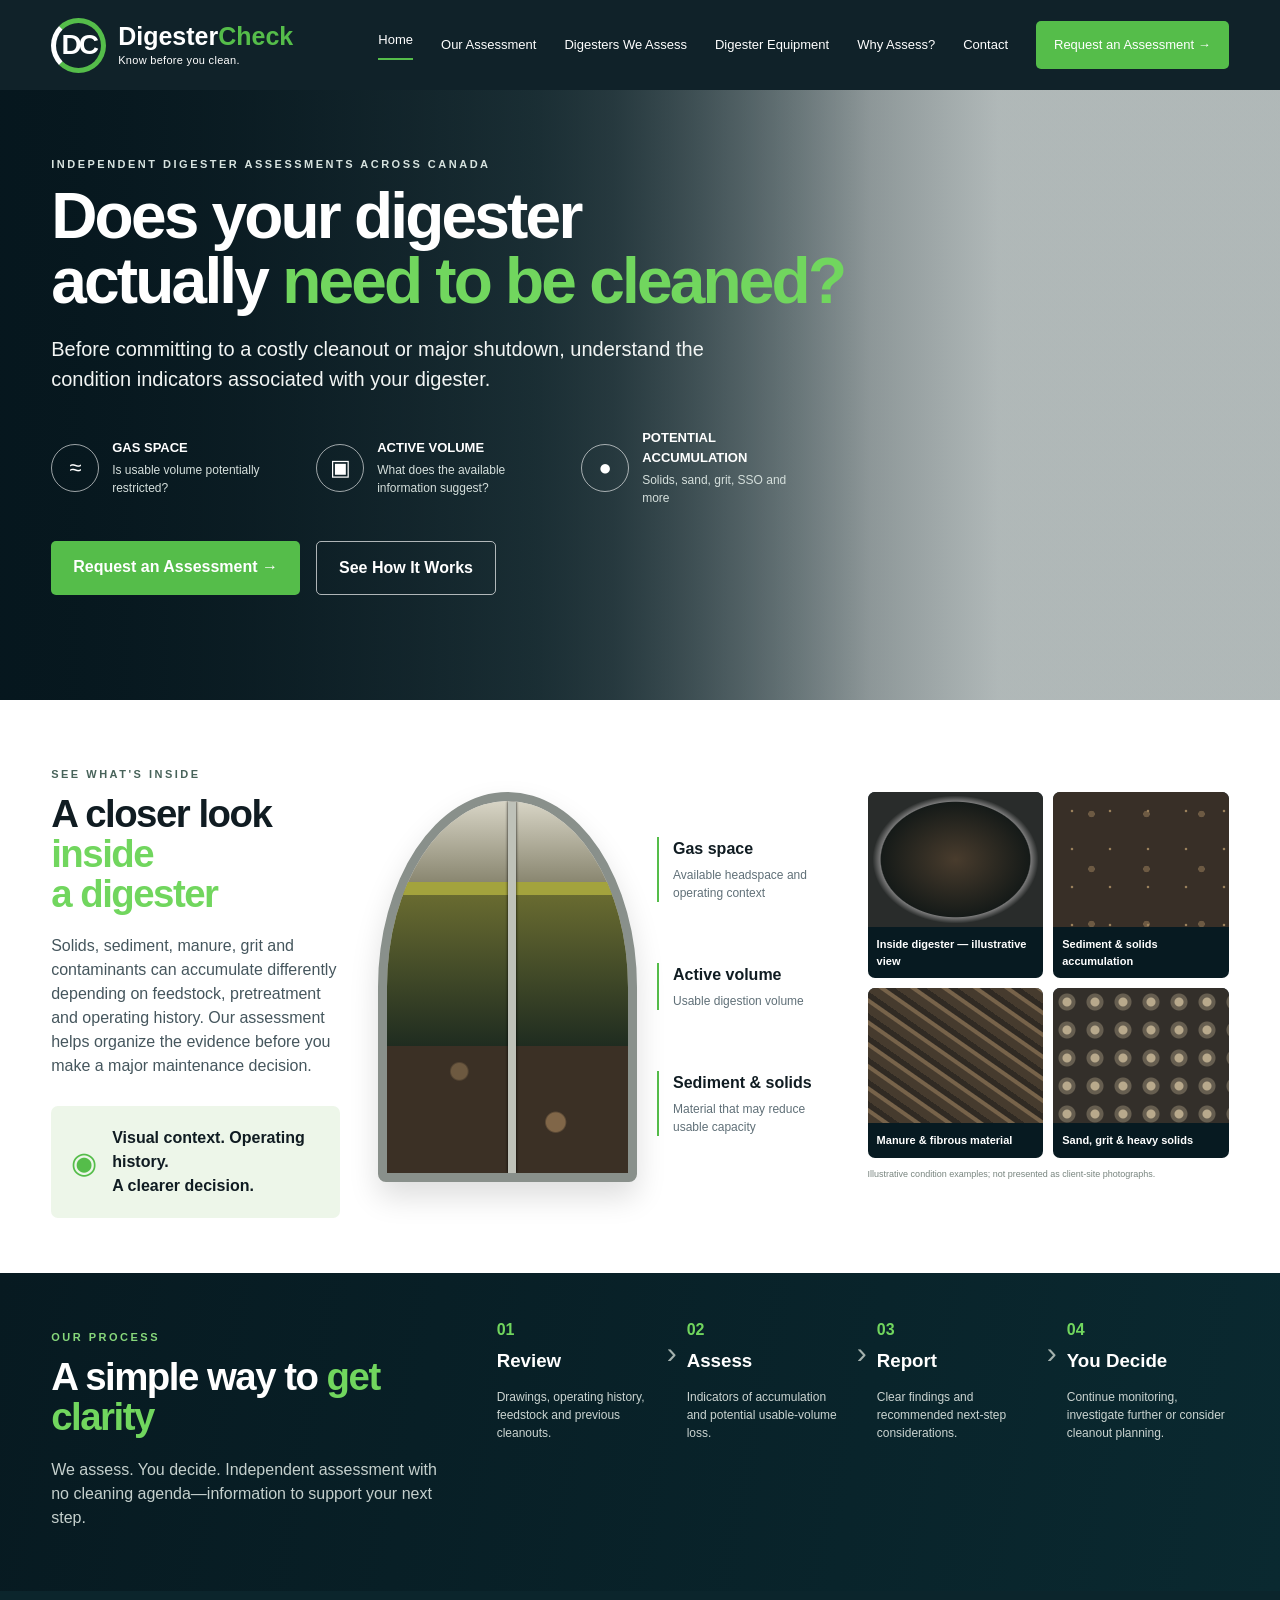
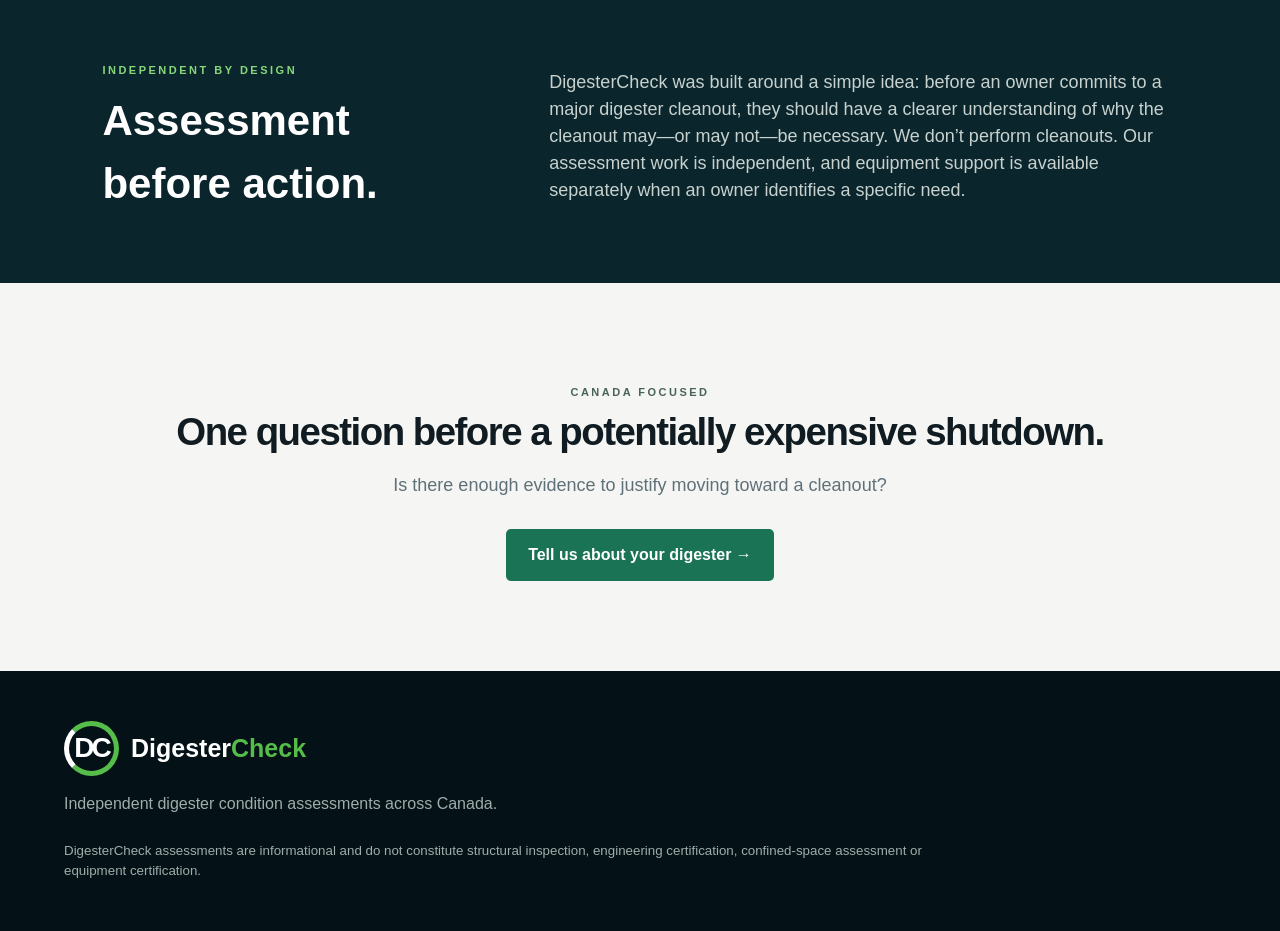
<file: index.html>
<!doctype html><html lang="en"><head><meta charset="utf-8"><meta name="viewport" content="width=device-width,initial-scale=1"><title>DigesterCheck | Know Before You Clean</title><meta name="description" content="Independent anaerobic digester condition assessments across Canada. Know before you clean."><link rel="stylesheet" href="styles.css"></head><body class="home">
<header class="top"><a class="brand" href="index.html"><span class="dc">DC</span><span class="brandwords">Digester<span>Check</span><small>Know before you clean.</small></span></a><button class="menu" aria-label="Menu">☰</button><nav><a class="active" href="index.html">Home</a><a href="assessment.html">Our Assessment</a><a href="digesters.html">Digesters We Assess</a><a href="equipment.html">Digester Equipment</a><a href="why.html">Why Assess?</a><a href="contact.html">Contact</a><a class="navcta" href="request.html">Request an Assessment →</a></nav></header>
<main>
<section class="photohero"><div class="shade"></div><div class="hero-copy"><p class="eyebrow light">Independent digester assessments across Canada</p><h1>Does your digester<br>actually <em>need to be cleaned?</em></h1><p class="lead lightlead">Before committing to a costly cleanout or major shutdown, understand the condition indicators associated with your digester.</p><div class="metrics"><div><i>≈</i><p><b>GAS SPACE</b><span>Is usable volume potentially restricted?</span></p></div><div><i>▣</i><p><b>ACTIVE VOLUME</b><span>What does the available information suggest?</span></p></div><div><i>●</i><p><b>POTENTIAL ACCUMULATION</b><span>Solids, sand, grit, SSO and more</span></p></div></div><div class="actions"><a class="btn bright" href="request.html">Request an Assessment →</a><a class="outline" href="assessment.html">See How It Works</a></div></div></section>
<section class="inside"><div class="inside-copy"><p class="eyebrow">See what's inside</p><h2>A closer look <em>inside<br>a digester</em></h2><p>Solids, sediment, manure, grit and contaminants can accumulate differently depending on feedstock, pretreatment and operating history. Our assessment helps organize the evidence before you make a major maintenance decision.</p><div class="visual-note"><span>◉</span><b>Visual context. Operating history.<br>A clearer decision.</b></div></div>
<div class="cutaway"><div class="vessel"><div class="v-gas"></div><div class="v-liquid"><span></span></div><div class="v-solids"></div><div class="shaft"></div></div><div class="labels"><div><b>Gas space</b><span>Available headspace and operating context</span></div><div><b>Active volume</b><span>Usable digestion volume</span></div><div><b>Sediment & solids</b><span>Material that may reduce usable capacity</span></div></div></div>
<div class="condition-grid"><figure class="condition c1"><div></div><figcaption>Inside digester — illustrative view</figcaption></figure><figure class="condition c2"><div></div><figcaption>Sediment & solids accumulation</figcaption></figure><figure class="condition c3"><div></div><figcaption>Manure & fibrous material</figcaption></figure><figure class="condition c4"><div></div><figcaption>Sand, grit & heavy solids</figcaption></figure><small>Illustrative condition examples; not presented as client-site photographs.</small></div></section>
<section class="process"><div class="process-title"><p class="eyebrow lime">Our process</p><h2>A simple way to <em>get clarity</em></h2><p>We assess. You decide. Independent assessment with no cleaning agenda—information to support your next step.</p></div><div class="steps"><article><span>01</span><h3>Review</h3><p>Drawings, operating history, feedstock and previous cleanouts.</p></article><article><span>02</span><h3>Assess</h3><p>Indicators of accumulation and potential usable-volume loss.</p></article><article><span>03</span><h3>Report</h3><p>Clear findings and recommended next-step considerations.</p></article><article><span>04</span><h3>You Decide</h3><p>Continue monitoring, investigate further or consider cleanout planning.</p></article></div></section>
<section class="independent"><div><p class="eyebrow lime">Independent by design</p><h2>Assessment before action.</h2></div><p>DigesterCheck was built around a simple idea: before an owner commits to a major digester cleanout, they should have a clearer understanding of why the cleanout may—or may not—be necessary. We don’t perform cleanouts. Our assessment work is independent, and equipment support is available separately when an owner identifies a specific need.</p></section><section class="proof"><p class="eyebrow">Canada focused</p><h2>One question before a potentially expensive shutdown.</h2><p>Is there enough evidence to justify moving toward a cleanout?</p><a class="btn" href="request.html">Tell us about your digester →</a></section>
</main><footer><div class="brand"><span class="dc">DC</span><span class="brandwords">Digester<span>Check</span></span></div><p>Independent digester condition assessments across Canada.</p><small>DigesterCheck assessments are informational and do not constitute structural inspection, engineering certification, confined-space assessment or equipment certification.</small></footer><script src="script.js"></script></body></html>
</file>
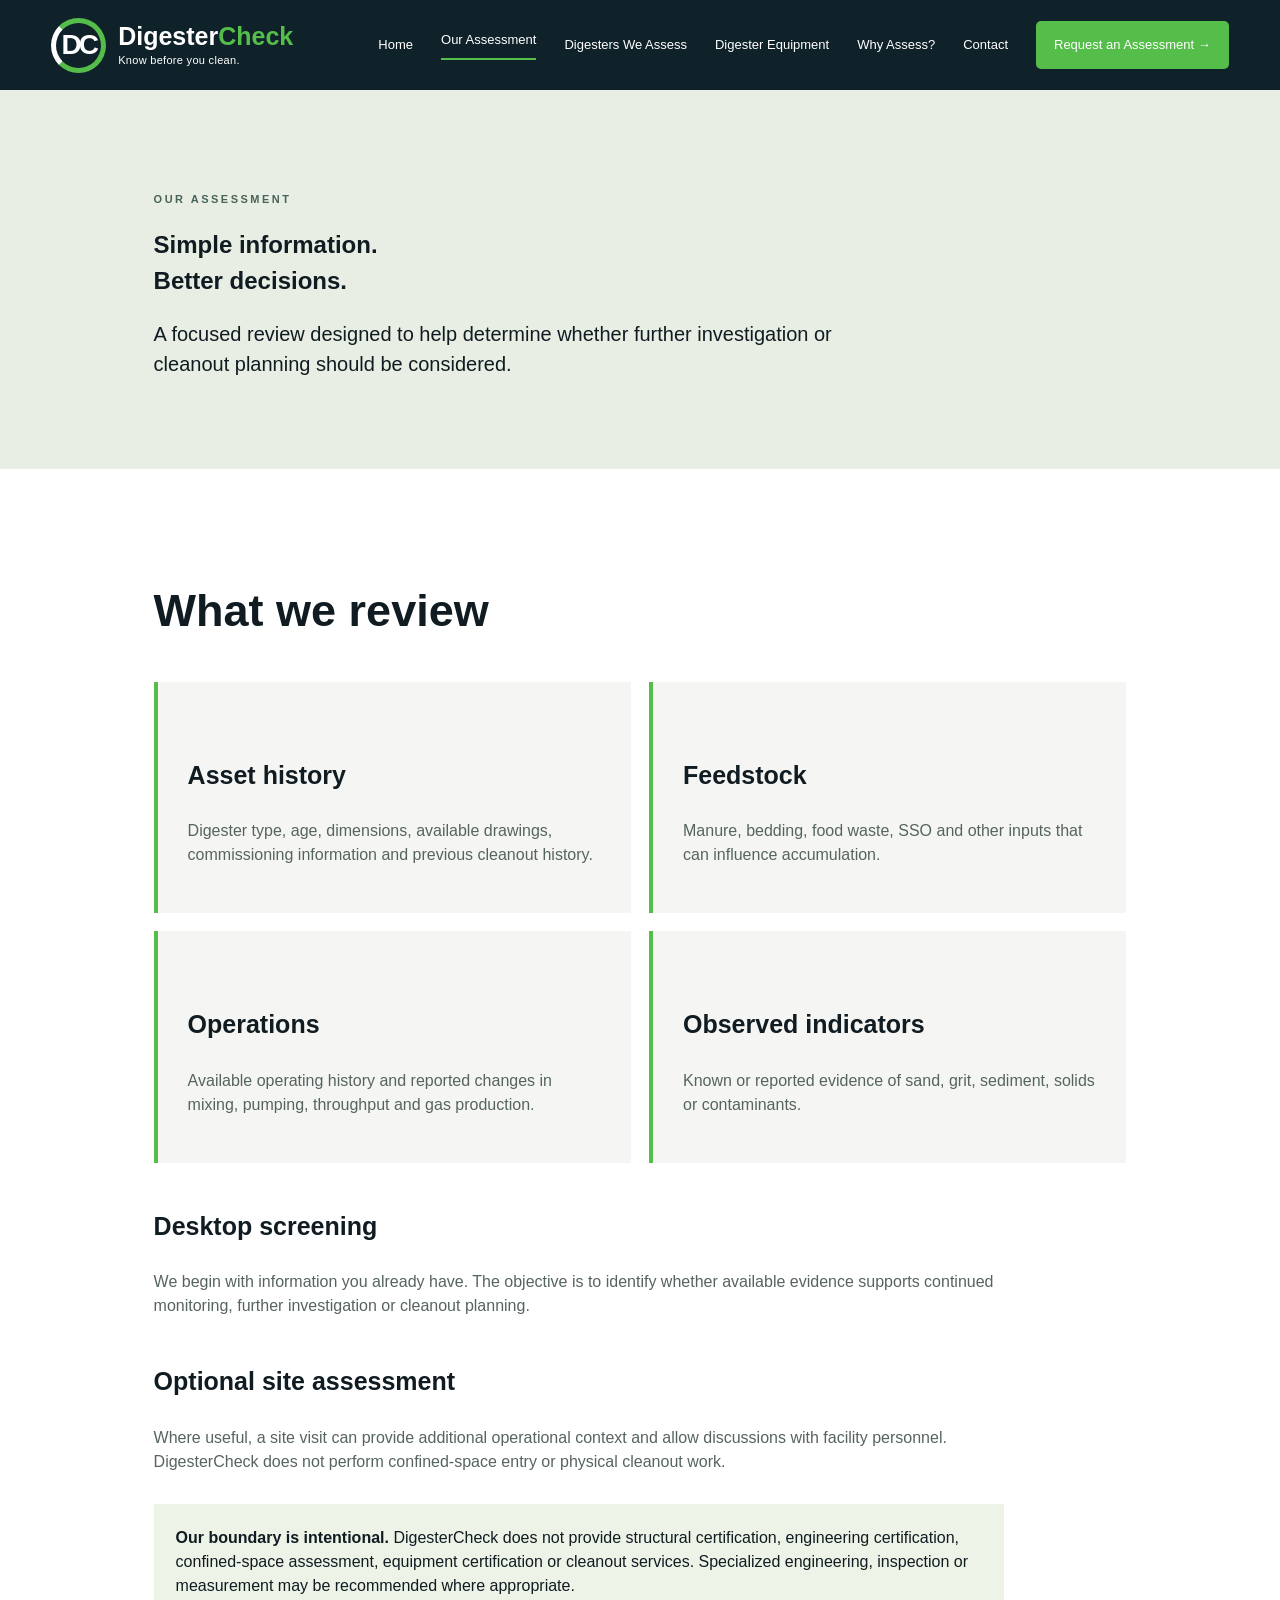
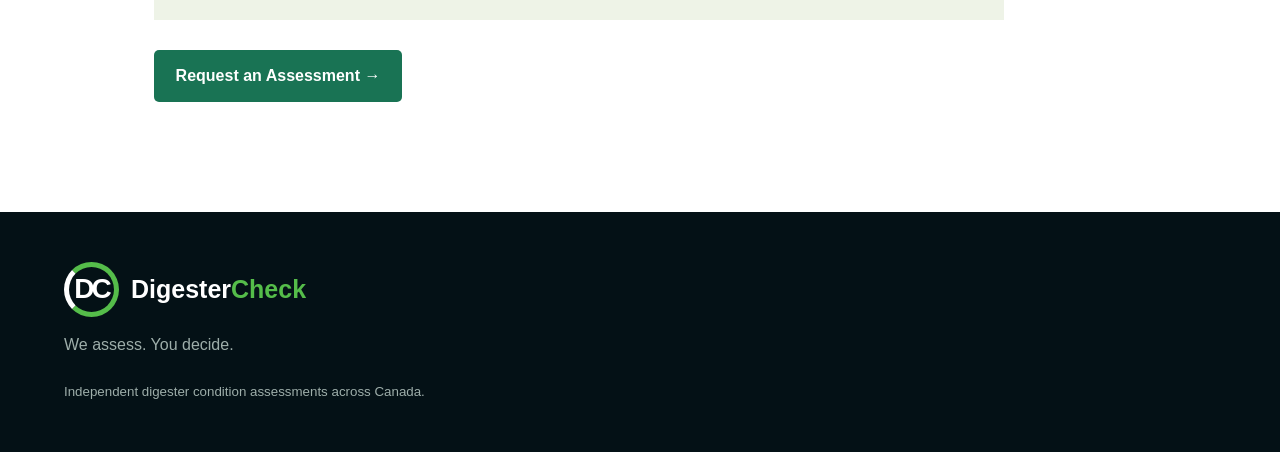
<file: assessment.html>
<!doctype html><html lang="en"><head><meta charset="utf-8"><meta name="viewport" content="width=device-width,initial-scale=1"><title>Our Assessment | DigesterCheck</title><link rel="stylesheet" href="styles.css"></head><body><header class="top"><a class="brand" href="index.html"><span class="dc">DC</span><span class="brandwords">Digester<span>Check</span><small>Know before you clean.</small></span></a><button class="menu" aria-label="Menu">☰</button><nav><a href="index.html">Home</a><a class="active" href="assessment.html">Our Assessment</a><a href="digesters.html">Digesters We Assess</a><a href="equipment.html">Digester Equipment</a><a href="why.html">Why Assess?</a><a href="contact.html">Contact</a><a class="navcta" href="request.html">Request an Assessment →</a></nav></header><section class="pagehero"><p class="eyebrow">Our Assessment</p><h1>Simple information.<br>Better decisions.</h1><p class="lead">A focused review designed to help determine whether further investigation or cleanout planning should be considered.</p></section><main class="content"><h2>What we review</h2><div class="cards"><div class="card"><h3>Asset history</h3><p>Digester type, age, dimensions, available drawings, commissioning information and previous cleanout history.</p></div><div class="card"><h3>Feedstock</h3><p>Manure, bedding, food waste, SSO and other inputs that can influence accumulation.</p></div><div class="card"><h3>Operations</h3><p>Available operating history and reported changes in mixing, pumping, throughput and gas production.</p></div><div class="card"><h3>Observed indicators</h3><p>Known or reported evidence of sand, grit, sediment, solids or contaminants.</p></div></div><h3>Desktop screening</h3><p>We begin with information you already have. The objective is to identify whether available evidence supports continued monitoring, further investigation or cleanout planning.</p><h3>Optional site assessment</h3><p>Where useful, a site visit can provide additional operational context and allow discussions with facility personnel. DigesterCheck does not perform confined-space entry or physical cleanout work.</p><div class="note"><strong>Our boundary is intentional.</strong> DigesterCheck does not provide structural certification, engineering certification, confined-space assessment, equipment certification or cleanout services. Specialized engineering, inspection or measurement may be recommended where appropriate.</div><a class="btn" href="request.html">Request an Assessment →</a></main><footer><div class="brand"><span class="dc">DC</span><span class="brandwords">Digester<span>Check</span></span></div><p>We assess. You decide.</p><small>Independent digester condition assessments across Canada.</small></footer><script src="script.js"></script></body></html>
</file>
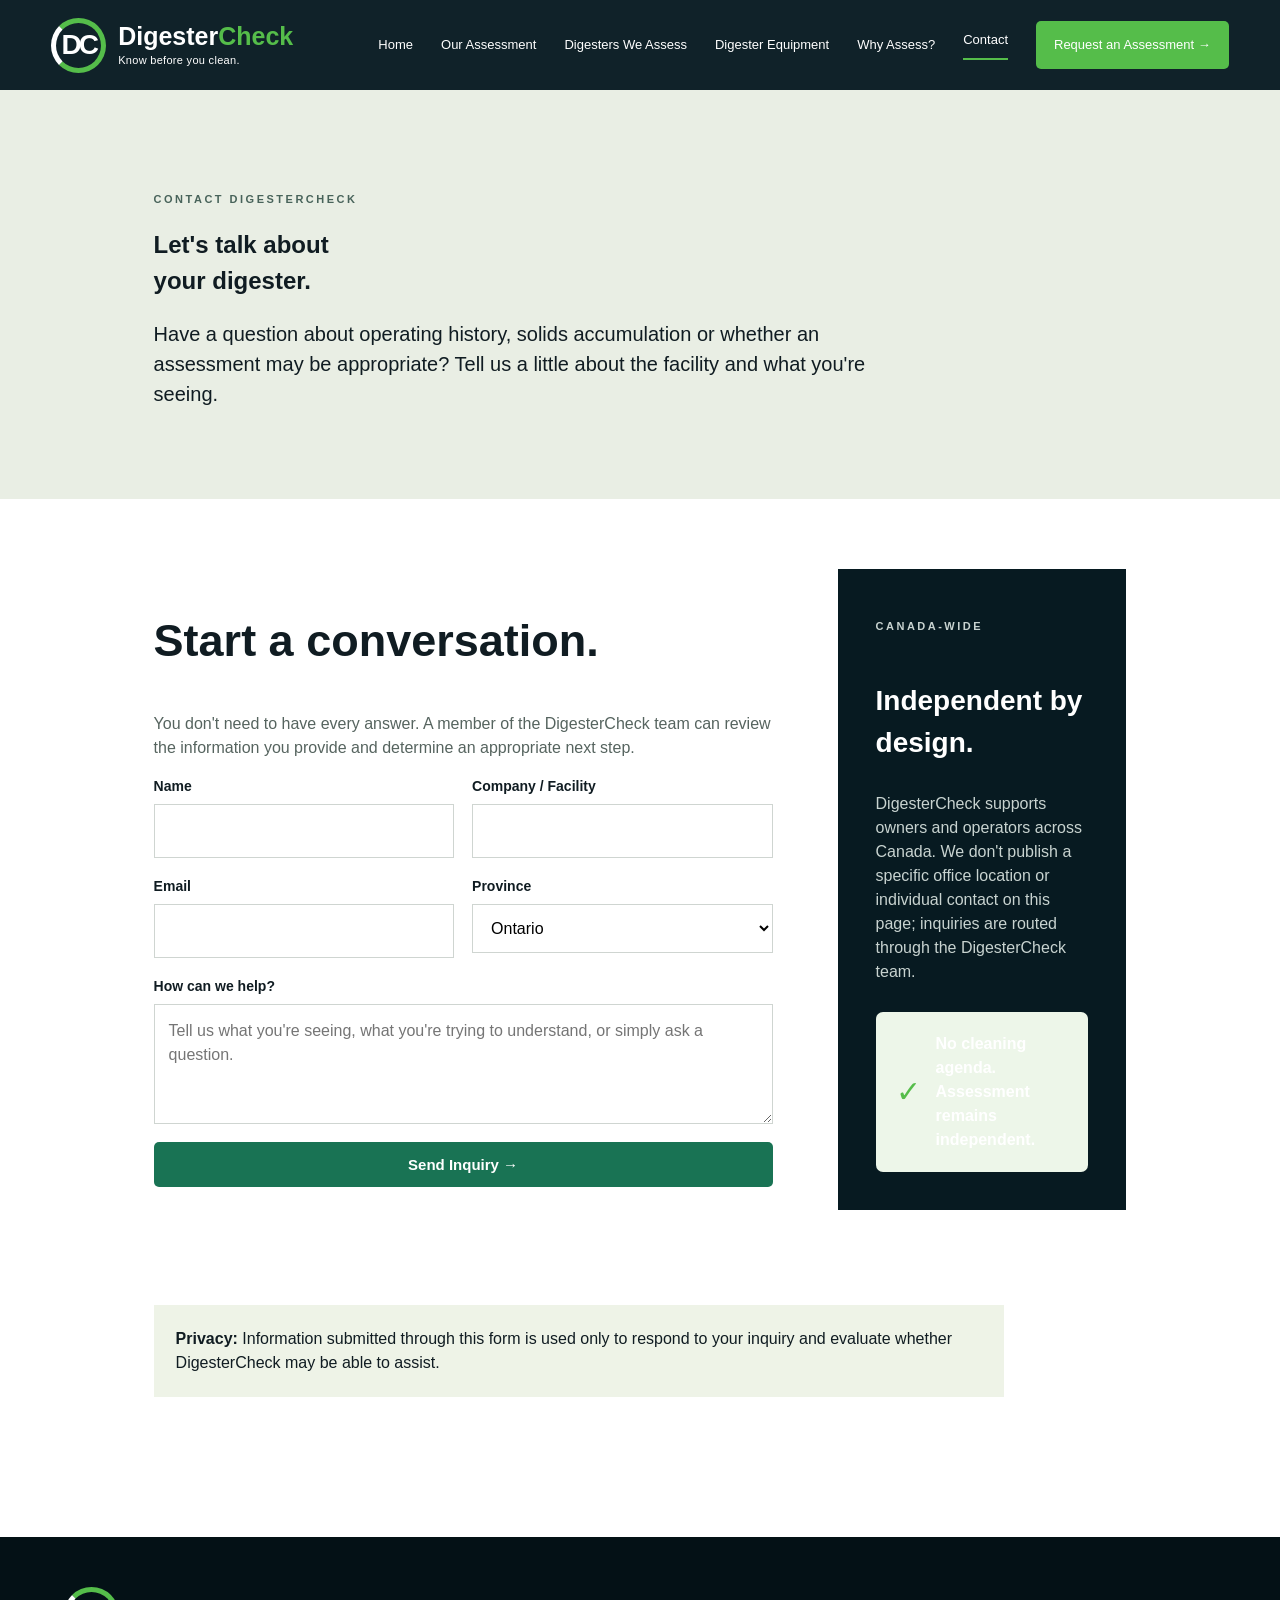
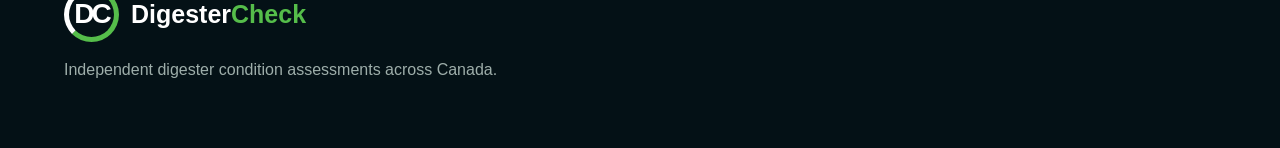
<file: contact.html>
<!doctype html><html lang="en"><head><meta charset="utf-8"><meta name="viewport" content="width=device-width,initial-scale=1"><title>Contact | DigesterCheck</title><meta name="description" content="Contact DigesterCheck about an anaerobic digester, operating history, solids accumulation or assessment across Canada."><link rel="stylesheet" href="styles.css"></head><body><header class="top"><a class="brand" href="index.html"><span class="dc">DC</span><span class="brandwords">Digester<span>Check</span><small>Know before you clean.</small></span></a><button class="menu" aria-label="Menu">☰</button><nav><a href="index.html">Home</a><a href="assessment.html">Our Assessment</a><a href="digesters.html">Digesters We Assess</a><a href="equipment.html">Digester Equipment</a><a href="why.html">Why Assess?</a><a class="active" href="contact.html">Contact</a><a class="navcta" href="request.html">Request an Assessment →</a></nav></header><section class="pagehero"><p class="eyebrow">Contact DigesterCheck</p><h1>Let's talk about<br>your digester.</h1><p class="lead">Have a question about operating history, solids accumulation or whether an assessment may be appropriate? Tell us a little about the facility and what you're seeing.</p></section><main class="content contact-layout"><section><h2>Start a conversation.</h2><p>You don't need to have every answer. A member of the DigesterCheck team can review the information you provide and determine an appropriate next step.</p><form id="assessment-form" action="send.php" method="post"><input type="hidden" name="form_type" value="contact"><div class="hp-field" aria-hidden="true"><label>Website<input name="website" tabindex="-1" autocomplete="off"></label></div><div class="field"><label>Name</label><input required name="name"></div><div class="field"><label>Company / Facility</label><input name="company"></div><div class="field"><label>Email</label><input required type="email" name="email"></div><div class="field"><label>Province</label><select name="province"><option>Ontario</option><option>Alberta</option><option>British Columbia</option><option>Québec</option><option>Other Canada</option></select></div><div class="field full"><label>How can we help?</label><textarea name="message" placeholder="Tell us what you're seeing, what you're trying to understand, or simply ask a question."></textarea></div><div class="field full"><button class="btn btnbutton" type="submit">Send Inquiry →</button><div class="form-status"></div></div></form></section><aside class="contact-side"><p class="eyebrow lime">Canada-wide</p><h3>Independent by design.</h3><p>DigesterCheck supports owners and operators across Canada. We don't publish a specific office location or individual contact on this page; inquiries are routed through the DigesterCheck team.</p><div class="visual-note"><span>✓</span><b>No cleaning agenda.<br>Assessment remains independent.</b></div></aside><div class="note"><strong>Privacy:</strong> Information submitted through this form is used only to respond to your inquiry and evaluate whether DigesterCheck may be able to assist.</div></main><footer><div class="brand"><span class="dc">DC</span><span class="brandwords">Digester<span>Check</span></span></div><p>Independent digester condition assessments across Canada.</p></footer><script src="script.js"></script></body></html>
</file>
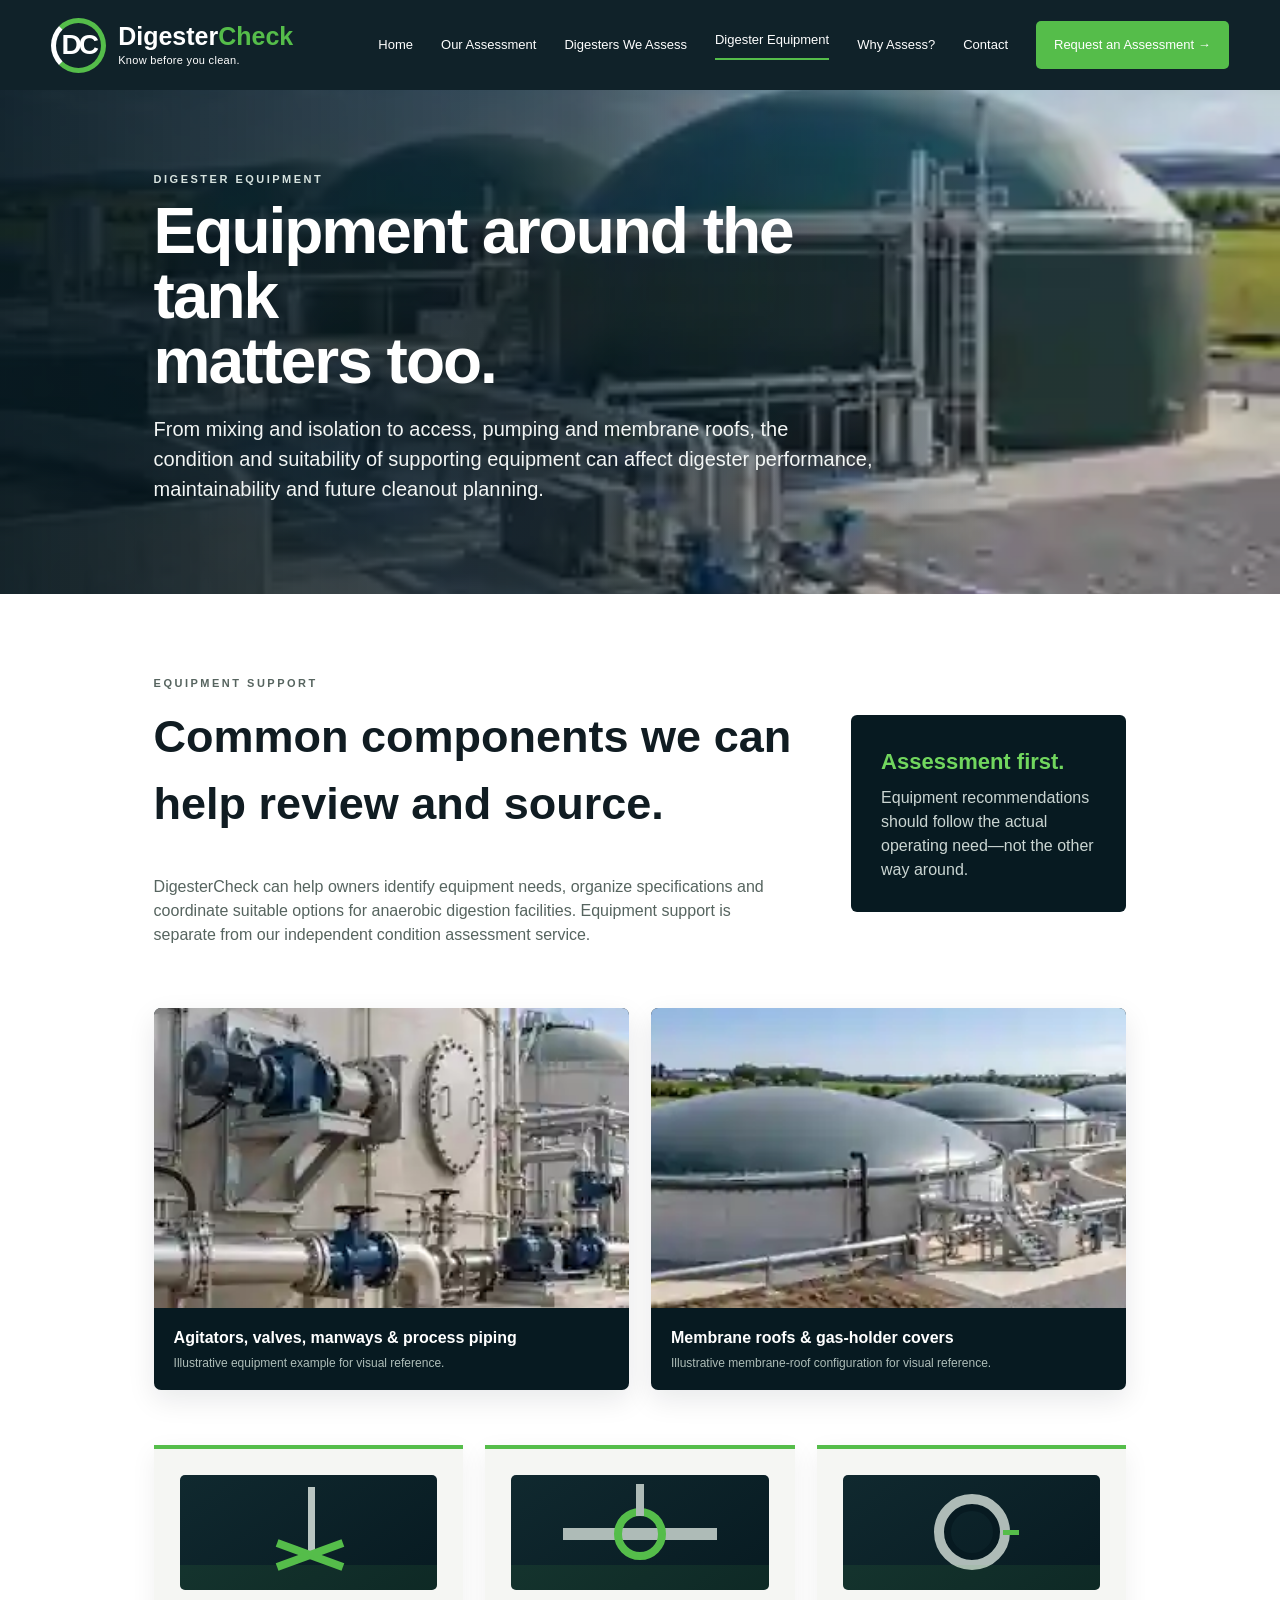
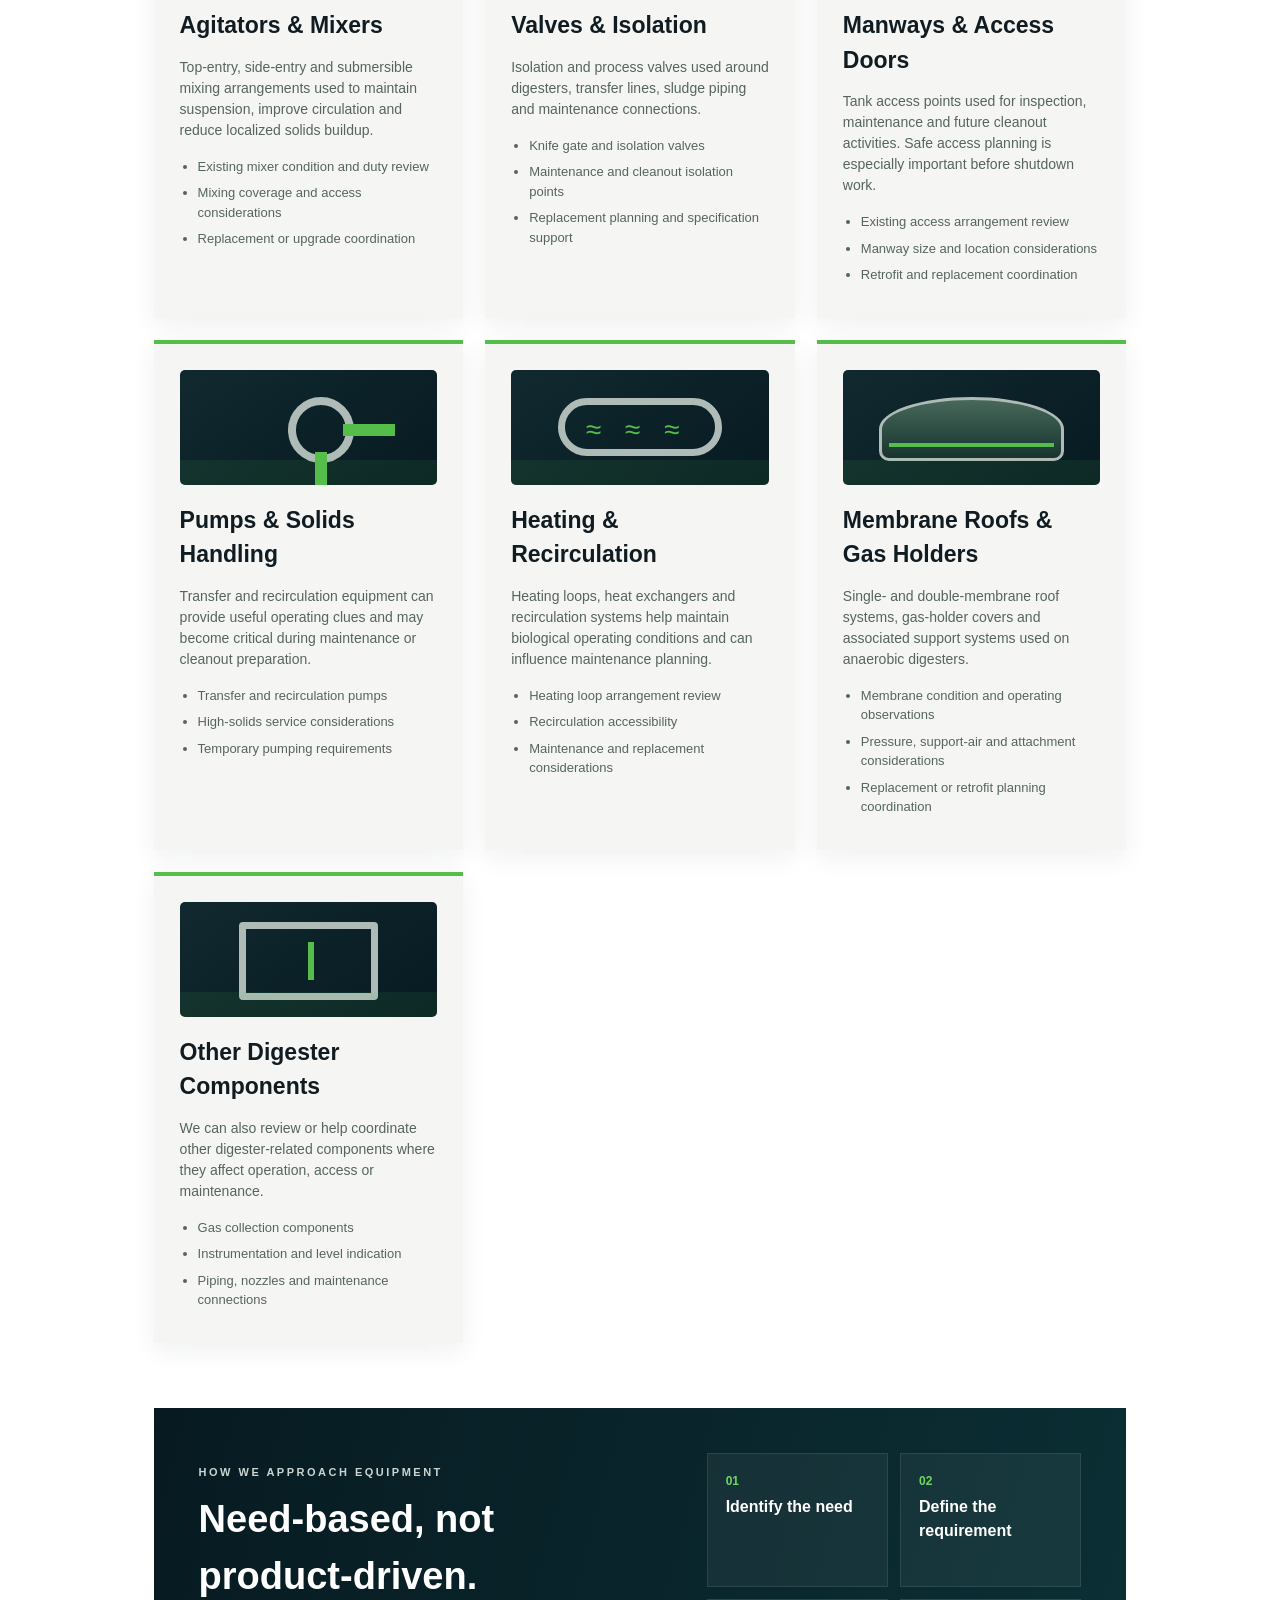
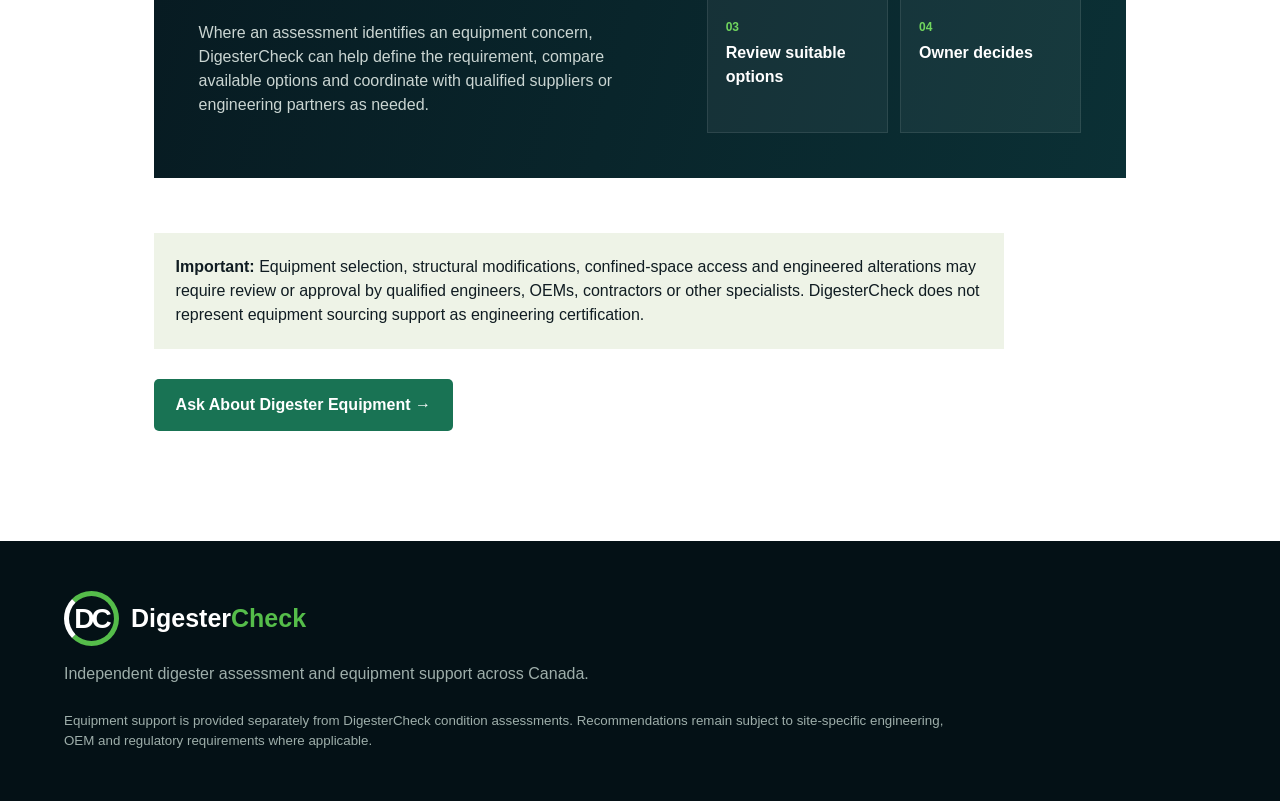
<file: equipment.html>
<!doctype html><html lang="en"><head><meta charset="utf-8"><meta name="viewport" content="width=device-width,initial-scale=1"><title>Digester Equipment | DigesterCheck</title><meta name="description" content="Digester equipment support for agitators, valves, manways, pumps and other anaerobic digestion components across Canada."><link rel="stylesheet" href="styles.css"></head><body>
<header class="top"><a class="brand" href="index.html"><span class="dc">DC</span><span class="brandwords">Digester<span>Check</span><small>Know before you clean.</small></span></a><button class="menu" aria-label="Menu">☰</button><nav><a href="index.html">Home</a><a href="assessment.html">Our Assessment</a><a href="digesters.html">Digesters We Assess</a><a class="active" href="equipment.html">Digester Equipment</a><a href="why.html">Why Assess?</a><a href="contact.html">Contact</a><a class="navcta" href="request.html">Request an Assessment →</a></nav></header>

<section class="equipment-hero-photo"><div class="equipment-hero-copy"><p class="eyebrow light">Digester Equipment</p><h1>Equipment around the tank<br>matters too.</h1><p class="lead lightlead">From mixing and isolation to access, pumping and membrane roofs, the condition and suitability of supporting equipment can affect digester performance, maintainability and future cleanout planning.</p></div></section>

<main class="content">
<section class="equipment-intro"><div><p class="eyebrow">Equipment support</p><h2>Common components we can help review and source.</h2><p>DigesterCheck can help owners identify equipment needs, organize specifications and coordinate suitable options for anaerobic digestion facilities. Equipment support is separate from our independent condition assessment service.</p></div><div class="equipment-callout"><b>Assessment first.</b><span>Equipment recommendations should follow the actual operating need—not the other way around.</span></div></section>
<section class="equipment-gallery"><figure class="equipment-photo"><img src="assets/equipment-detail.svg" alt="Illustrative anaerobic digester equipment including side-entry agitator, valves, manway and process piping"><figcaption><b>Agitators, valves, manways & process piping</b><span>Illustrative equipment example for visual reference.</span></figcaption></figure><figure class="equipment-photo"><img src="assets/membrane-roofs.svg" alt="Illustrative anaerobic digester facility with membrane roofs"><figcaption><b>Membrane roofs & gas-holder covers</b><span>Illustrative membrane-roof configuration for visual reference.</span></figcaption></figure></section>

<section class="equipment-grid">
<article class="equipment-card"><div class="equipment-icon mixer-icon"><span></span></div><h3>Agitators & Mixers</h3><p>Top-entry, side-entry and submersible mixing arrangements used to maintain suspension, improve circulation and reduce localized solids buildup.</p><ul><li>Existing mixer condition and duty review</li><li>Mixing coverage and access considerations</li><li>Replacement or upgrade coordination</li></ul></article>

<article class="equipment-card"><div class="equipment-icon valve-icon"><span></span></div><h3>Valves & Isolation</h3><p>Isolation and process valves used around digesters, transfer lines, sludge piping and maintenance connections.</p><ul><li>Knife gate and isolation valves</li><li>Maintenance and cleanout isolation points</li><li>Replacement planning and specification support</li></ul></article>

<article class="equipment-card"><div class="equipment-icon manway-icon"><span></span></div><h3>Manways & Access Doors</h3><p>Tank access points used for inspection, maintenance and future cleanout activities. Safe access planning is especially important before shutdown work.</p><ul><li>Existing access arrangement review</li><li>Manway size and location considerations</li><li>Retrofit and replacement coordination</li></ul></article>

<article class="equipment-card"><div class="equipment-icon pump-icon"><span></span></div><h3>Pumps & Solids Handling</h3><p>Transfer and recirculation equipment can provide useful operating clues and may become critical during maintenance or cleanout preparation.</p><ul><li>Transfer and recirculation pumps</li><li>High-solids service considerations</li><li>Temporary pumping requirements</li></ul></article>

<article class="equipment-card"><div class="equipment-icon heat-icon"><span></span></div><h3>Heating & Recirculation</h3><p>Heating loops, heat exchangers and recirculation systems help maintain biological operating conditions and can influence maintenance planning.</p><ul><li>Heating loop arrangement review</li><li>Recirculation accessibility</li><li>Maintenance and replacement considerations</li></ul></article>

<article class="equipment-card"><div class="equipment-icon membrane-icon"><span></span></div><h3>Membrane Roofs & Gas Holders</h3><p>Single- and double-membrane roof systems, gas-holder covers and associated support systems used on anaerobic digesters.</p><ul><li>Membrane condition and operating observations</li><li>Pressure, support-air and attachment considerations</li><li>Replacement or retrofit planning coordination</li></ul></article>
<article class="equipment-card"><div class="equipment-icon access-icon"><span></span></div><h3>Other Digester Components</h3><p>We can also review or help coordinate other digester-related components where they affect operation, access or maintenance.</p><ul><li>Gas collection components</li><li>Instrumentation and level indication</li><li>Piping, nozzles and maintenance connections</li></ul></article>
</section>

<section class="equipment-process"><div><p class="eyebrow lime">How we approach equipment</p><h2>Need-based, not product-driven.</h2><p>Where an assessment identifies an equipment concern, DigesterCheck can help define the requirement, compare available options and coordinate with qualified suppliers or engineering partners as needed.</p></div><div class="equipment-steps"><div><span>01</span><b>Identify the need</b></div><div><span>02</span><b>Define the requirement</b></div><div><span>03</span><b>Review suitable options</b></div><div><span>04</span><b>Owner decides</b></div></div></section>

<section class="note"><strong>Important:</strong> Equipment selection, structural modifications, confined-space access and engineered alterations may require review or approval by qualified engineers, OEMs, contractors or other specialists. DigesterCheck does not represent equipment sourcing support as engineering certification.</section>

<a class="btn" href="contact.html">Ask About Digester Equipment →</a>
</main>

<footer><div class="brand"><span class="dc">DC</span><span class="brandwords">Digester<span>Check</span></span></div><p>Independent digester assessment and equipment support across Canada.</p><small>Equipment support is provided separately from DigesterCheck condition assessments. Recommendations remain subject to site-specific engineering, OEM and regulatory requirements where applicable.</small></footer><script src="script.js"></script></body></html>
</file>
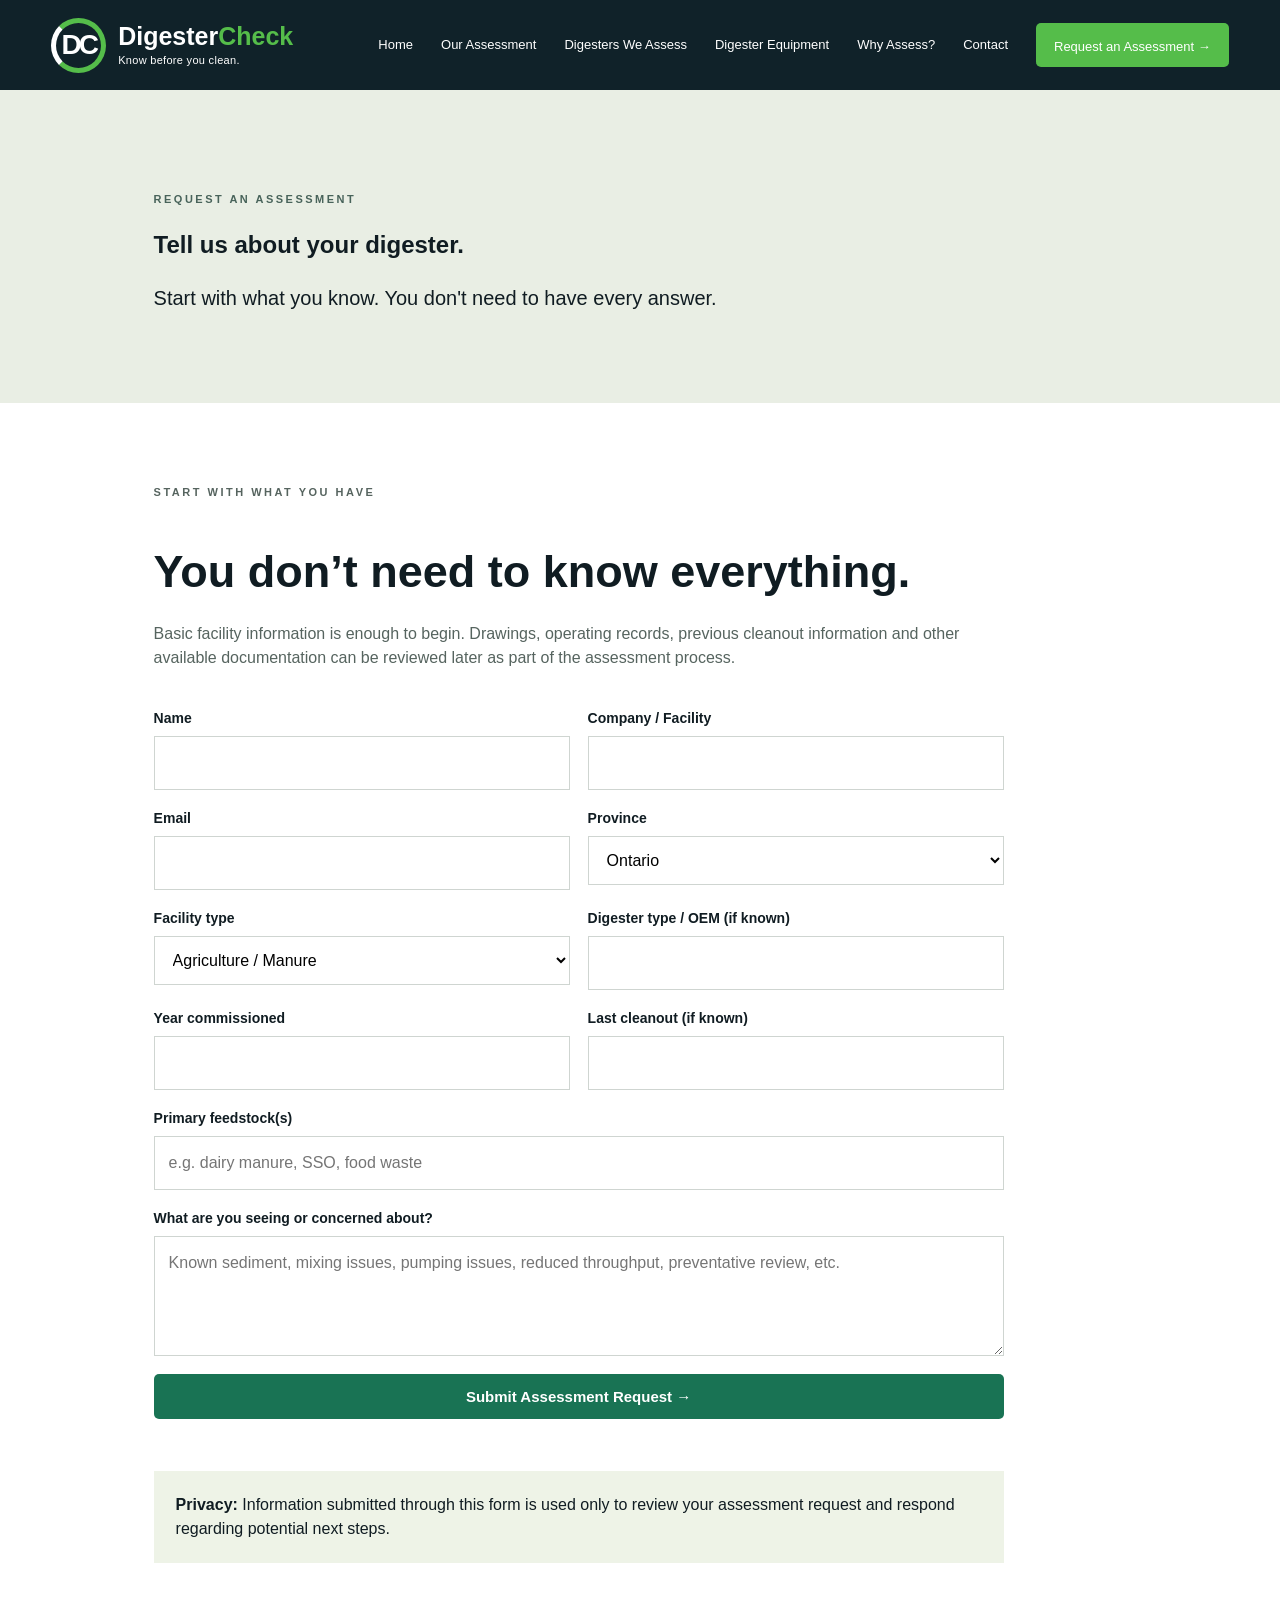
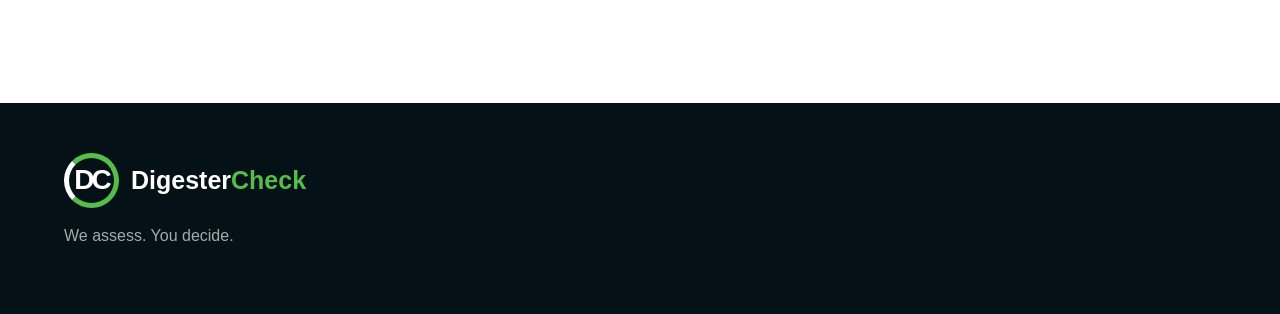
<file: request.html>
<!doctype html><html lang="en"><head><meta charset="utf-8"><meta name="viewport" content="width=device-width,initial-scale=1"><title>Request an Assessment | DigesterCheck</title><link rel="stylesheet" href="styles.css"></head><body><header class="top"><a class="brand" href="index.html"><span class="dc">DC</span><span class="brandwords">Digester<span>Check</span><small>Know before you clean.</small></span></a><button class="menu" aria-label="Menu">☰</button><nav><a href="index.html">Home</a><a href="assessment.html">Our Assessment</a><a href="digesters.html">Digesters We Assess</a><a href="equipment.html">Digester Equipment</a><a href="why.html">Why Assess?</a><a href="contact.html">Contact</a><a class="navcta active" href="request.html">Request an Assessment →</a></nav></header><section class="pagehero"><p class="eyebrow">Request an Assessment</p><h1>Tell us about your digester.</h1><p class="lead">Start with what you know. You don't need to have every answer.</p></section><main class="content"><section class="form-intro"><p class="eyebrow">Start with what you have</p><h2>You don’t need to know everything.</h2><p>Basic facility information is enough to begin. Drawings, operating records, previous cleanout information and other available documentation can be reviewed later as part of the assessment process.</p></section><form id="assessment-form" action="send.php" method="post"><input type="hidden" name="form_type" value="assessment"><div class="hp-field" aria-hidden="true"><label>Website<input name="website" tabindex="-1" autocomplete="off"></label></div><div class="field"><label>Name</label><input required name="name"></div><div class="field"><label>Company / Facility</label><input required name="company"></div><div class="field"><label>Email</label><input required type="email" name="email"></div><div class="field"><label>Province</label><select name="province"><option>Ontario</option><option>Alberta</option><option>British Columbia</option><option>Québec</option><option>Other Canada</option></select></div><div class="field"><label>Facility type</label><select name="facility"><option>Agriculture / Manure</option><option>Food Processing / Food Waste</option><option>SSO / Organics</option><option>RNG / Biogas</option><option>Wastewater</option><option>Other</option></select></div><div class="field"><label>Digester type / OEM (if known)</label><input name="type"></div><div class="field"><label>Year commissioned</label><input name="year"></div><div class="field"><label>Last cleanout (if known)</label><input name="cleanout"></div><div class="field full"><label>Primary feedstock(s)</label><input name="feedstock" placeholder="e.g. dairy manure, SSO, food waste"></div><div class="field full"><label>What are you seeing or concerned about?</label><textarea name="concern" placeholder="Known sediment, mixing issues, pumping issues, reduced throughput, preventative review, etc."></textarea></div><div class="field full"><button class="btn btnbutton" type="submit">Submit Assessment Request →</button><div class="form-status"></div></div></form><div class="note"><strong>Privacy:</strong> Information submitted through this form is used only to review your assessment request and respond regarding potential next steps.</div></main><footer><div class="brand"><span class="dc">DC</span><span class="brandwords">Digester<span>Check</span></span></div><p>We assess. You decide.</p></footer><script src="script.js"></script></body></html>
</file>
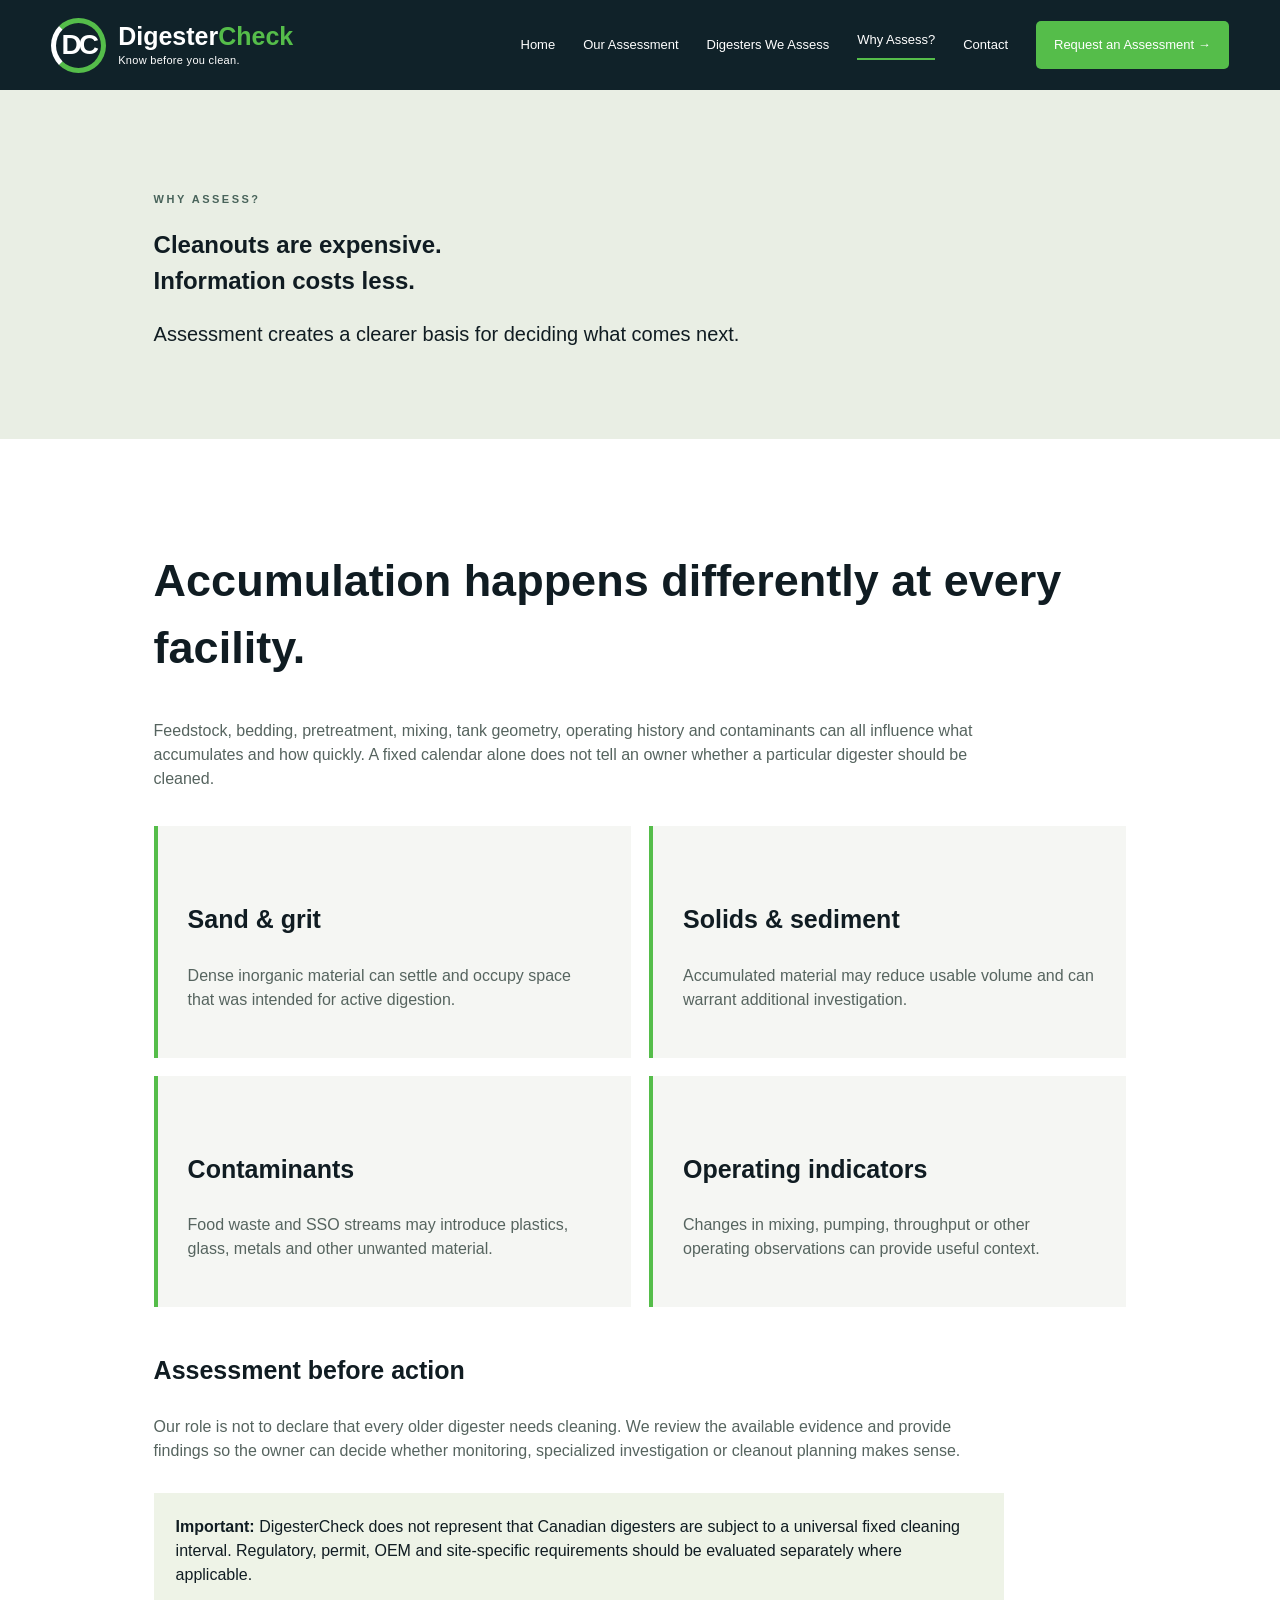
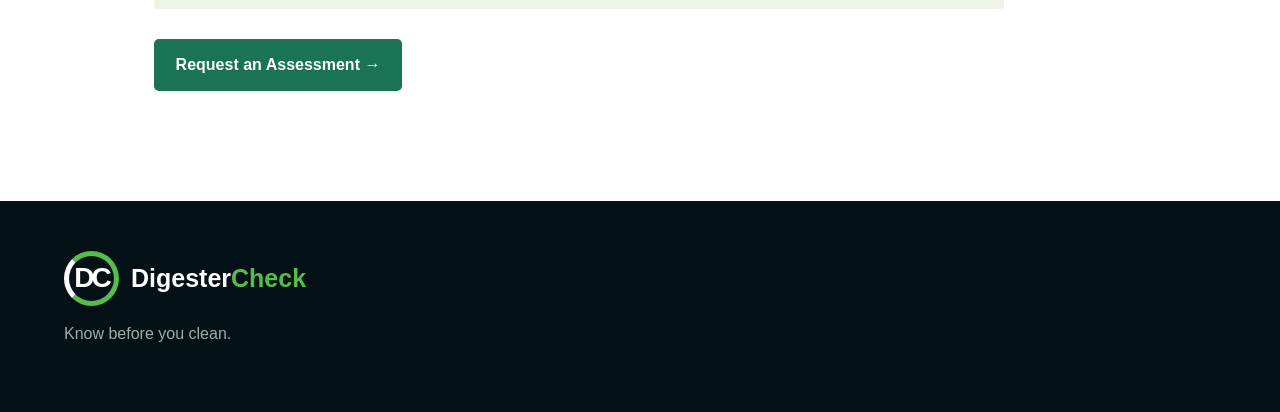
<file: why.html>
<!doctype html><html lang="en"><head><meta charset="utf-8"><meta name="viewport" content="width=device-width,initial-scale=1"><title>Why Assess? | DigesterCheck</title><link rel="stylesheet" href="styles.css"></head><body><header class="top"><a class="brand" href="index.html"><span class="dc">DC</span><span class="brandwords">Digester<span>Check</span><small>Know before you clean.</small></span></a><button class="menu" aria-label="Menu">☰</button><nav><a href="index.html">Home</a><a href="assessment.html">Our Assessment</a><a href="digesters.html">Digesters We Assess</a><a class="active" href="why.html">Why Assess?</a><a href="contact.html">Contact</a><a class="navcta" href="request.html">Request an Assessment →</a></nav></header><section class="pagehero"><p class="eyebrow">Why Assess?</p><h1>Cleanouts are expensive.<br>Information costs less.</h1><p class="lead">Assessment creates a clearer basis for deciding what comes next.</p></section><main class="content"><h2>Accumulation happens differently at every facility.</h2><p>Feedstock, bedding, pretreatment, mixing, tank geometry, operating history and contaminants can all influence what accumulates and how quickly. A fixed calendar alone does not tell an owner whether a particular digester should be cleaned.</p><div class="cards"><div class="card"><h3>Sand & grit</h3><p>Dense inorganic material can settle and occupy space that was intended for active digestion.</p></div><div class="card"><h3>Solids & sediment</h3><p>Accumulated material may reduce usable volume and can warrant additional investigation.</p></div><div class="card"><h3>Contaminants</h3><p>Food waste and SSO streams may introduce plastics, glass, metals and other unwanted material.</p></div><div class="card"><h3>Operating indicators</h3><p>Changes in mixing, pumping, throughput or other operating observations can provide useful context.</p></div></div><h3>Assessment before action</h3><p>Our role is not to declare that every older digester needs cleaning. We review the available evidence and provide findings so the owner can decide whether monitoring, specialized investigation or cleanout planning makes sense.</p><div class="note"><strong>Important:</strong> DigesterCheck does not represent that Canadian digesters are subject to a universal fixed cleaning interval. Regulatory, permit, OEM and site-specific requirements should be evaluated separately where applicable.</div><a class="btn" href="request.html">Request an Assessment →</a></main><footer><div class="brand"><span class="dc">DC</span><span class="brandwords">Digester<span>Check</span></span></div><p>Know before you clean.</p></footer><script src="script.js"></script></body></html>
</file>
<file: styles.css>
:root{--navy:#071a21;--navy2:#0b252c;--green:#55bd4a;--lime:#71d65e;--ink:#101c22;--muted:#607078;--off:#f5f6f3;--white:#fff}*{box-sizing:border-box}html{scroll-behavior:smooth}body{margin:0;font-family:Arial,Helvetica,sans-serif;color:var(--ink);background:var(--off);line-height:1.5}.top{height:90px;display:flex;align-items:center;justify-content:space-between;padding:0 4vw;background:#071a21f5;color:#fff;position:sticky;top:0;z-index:20}.brand{display:flex;align-items:center;gap:12px;text-decoration:none;color:inherit}.dc{font-weight:900;font-size:28px;letter-spacing:-3px;display:grid;place-items:center;width:55px;height:55px;border:5px solid var(--green);border-left-color:#fff;border-radius:50%}.brandwords{font-size:25px;font-weight:800;line-height:1}.brandwords>span{color:var(--green)}.brandwords small{display:block;font-size:11px;font-weight:400;margin-top:6px;letter-spacing:.3px}.top nav{display:flex;align-items:center;gap:28px}.top nav a{color:#fff;text-decoration:none;font-size:13px}.top nav a.active{border-bottom:2px solid var(--green);padding-bottom:8px}.navcta{background:var(--green);padding:14px 18px;border-radius:5px}.menu{display:none;background:none;color:#fff;border:0;font-size:25px}.photohero{min-height:610px;position:relative;background:linear-gradient(90deg,#06151d 0%,#0c3036bb 42%,#16343a33 68%),url('https://images.unsplash.com/photo-1508514177221-188b1cf16e9d?auto=format&fit=crop&w=2000&q=85') center/cover}.shade{position:absolute;inset:0;background:linear-gradient(90deg,#06171ef2 0%,#06171eaa 48%,#06171e20 78%)}.hero-copy{position:relative;z-index:2;color:#fff;padding:55px 4vw 65px;max-width:900px}.eyebrow{text-transform:uppercase;letter-spacing:2.5px;font-size:11px;font-weight:800;color:#48635a}.eyebrow.light{color:#d7e3df}.hero-copy h1{font-size:clamp(46px,5vw,73px);line-height:1.02;letter-spacing:-2.8px;margin:10px 0 18px}.hero-copy h1 em,.inside h2 em,.process h2 em{color:var(--lime);font-style:normal}.lead{font-size:20px;max-width:720px}.lightlead{color:#f2f5f4}.metrics{display:flex;gap:45px;margin:34px 0}.metrics>div{display:flex;gap:13px;align-items:center;max-width:220px}.metrics i{font-style:normal;border:1px solid #ffffff99;width:48px;height:48px;min-width:48px;border-radius:50%;display:grid;place-items:center;font-size:22px}.metrics p{margin:0}.metrics b{display:block;font-size:13px}.metrics span{display:block;font-size:12px;color:#d5dfdc;margin-top:4px}.actions{display:flex;gap:16px}.btn,.outline{display:inline-block;text-decoration:none;font-weight:800;padding:14px 22px;border-radius:5px}.btn{background:#197354;color:#fff}.btn.bright{background:var(--green)}.outline{color:#fff;border:1px solid #ffffffaa}.inside{background:#fff;padding:55px 4vw;display:grid;grid-template-columns:.8fr 1.25fr 1fr;gap:38px;align-items:center}.inside h2,.process h2,.proof h2{font-size:clamp(32px,3vw,48px);line-height:1.05;letter-spacing:-1.5px;margin:10px 0 20px}.inside-copy>p:not(.eyebrow){color:#45565d}.visual-note{margin-top:28px;padding:20px;background:#edf6e9;display:flex;align-items:center;gap:15px;border-radius:7px}.visual-note span{font-size:30px;color:var(--green)}.cutaway{display:grid;grid-template-columns:1.2fr .8fr;align-items:center;gap:20px}.vessel{height:390px;border:9px solid #89908b;border-radius:50% 50% 8px 8px;overflow:hidden;position:relative;background:#ddd;box-shadow:0 15px 30px #0002}.v-gas{height:24%;background:linear-gradient(#d8d5c6,#827f68)}.v-liquid{height:42%;background:linear-gradient(#6b6d31,#1f2c20);position:relative}.v-liquid span{position:absolute;top:-8px;left:0;right:0;height:13px;background:#a3a33d}.v-solids{height:34%;background:radial-gradient(circle at 30% 20%,#6d5940 0 4%,transparent 5%),radial-gradient(circle at 70% 60%,#806648 0 5%,transparent 6%),#3b3025}.shaft{position:absolute;width:8px;background:#bfc2b9;top:0;bottom:0;left:50%;box-shadow:0 0 3px #000}.labels{display:flex;flex-direction:column;justify-content:space-around;height:360px}.labels div{border-left:2px solid var(--green);padding-left:14px}.labels b,.labels span{display:block}.labels span{font-size:12px;color:var(--muted);margin-top:5px}.condition-grid{display:grid;grid-template-columns:1fr 1fr;gap:10px}.condition{margin:0;background:var(--navy);color:#fff;border-radius:7px;overflow:hidden}.condition div{height:135px;background-size:cover}.condition figcaption{font-size:11px;font-weight:700;padding:9px}.c1 div{background:radial-gradient(ellipse at center,#493c2d,#151a18 60%,#777 61%,#292c2b 67%)}.c2 div{background:radial-gradient(circle,#9a805b 0 5%,transparent 6%),radial-gradient(circle at 70% 40%,#6d5a43 0 6%,transparent 7%),#382f27;background-size:38px 38px,55px 55px}.c3 div{background:repeating-linear-gradient(35deg,#463b2e 0 8px,#77634a 9px 12px,#302a23 13px 18px)}.c4 div{background:radial-gradient(circle,#b8a98c 0 4px,#665e50 5px 8px,#332f2a 9px);background-size:28px 28px}.condition-grid small{grid-column:1/-1;color:#78857f;font-size:9px}.process{background:linear-gradient(100deg,#071a21,#0a2930);color:#fff;padding:45px 4vw;display:grid;grid-template-columns:.8fr 1.5fr;gap:55px}.lime{color:#87d87b}.process-title p:last-child{color:#c5d0cd}.steps{display:grid;grid-template-columns:repeat(4,1fr);gap:28px}.steps article{position:relative}.steps article:not(:last-child):after{content:"›";position:absolute;right:-18px;top:12px;font-size:30px;color:#a5b2ae}.steps span{color:var(--lime);font-weight:800}.steps h3{margin:5px 0}.steps p{font-size:12px;color:#cbd4d1}.proof{text-align:center;padding:90px 6vw}.proof p:not(.eyebrow){color:var(--muted);font-size:18px;margin-bottom:30px}footer{background:#041116;color:#fff;padding:50px 5vw}footer p,footer small{color:#9eaeaa}footer small{display:block;max-width:900px;margin-top:25px}.pagehero{padding:90px 12vw 70px;background:#e9eee4}.content{padding:70px 12vw 110px;background:#fff}.content h2{font-size:45px}.content h3{font-size:25px;margin-top:45px}.content p,.content li{max-width:850px;color:#56645f}.cards{display:grid;grid-template-columns:repeat(2,1fr);gap:18px;margin-top:35px}.card{padding:30px;background:var(--off);border-left:4px solid var(--green)}form{max-width:850px;display:grid;grid-template-columns:1fr 1fr;gap:18px}.field{display:flex;flex-direction:column;gap:7px}.field.full{grid-column:1/-1}label{font-weight:700;font-size:14px}input,select,textarea{padding:14px;border:1px solid #cfd5d1;background:#fff;font:inherit}textarea{min-height:120px}.note{background:#eef3e7;padding:22px;margin:30px 0;max-width:850px}.btnbutton{border:0;cursor:pointer;font-size:15px}.form-status{margin-top:15px}@media(max-width:1050px){.top nav{gap:14px}.top nav .navcta{display:none}.inside{grid-template-columns:1fr 1fr}.condition-grid{grid-column:1/-1;grid-template-columns:repeat(4,1fr)}.process{grid-template-columns:1fr}.metrics{gap:20px}}@media(max-width:760px){.top{padding:0 5vw}.menu{display:block}.top nav{display:none;position:absolute;top:90px;left:0;right:0;background:var(--navy);padding:25px;flex-direction:column;align-items:flex-start}.top nav.open{display:flex}.brandwords{font-size:20px}.photohero{min-height:700px}.hero-copy{padding:50px 6vw}.hero-copy h1{font-size:45px}.metrics{flex-direction:column;gap:15px}.inside{grid-template-columns:1fr;padding:50px 6vw}.cutaway{grid-template-columns:1fr .65fr}.condition-grid{grid-template-columns:1fr 1fr}.process{padding:50px 6vw}.steps{grid-template-columns:1fr 1fr}.steps article:after{display:none}.pagehero,.content{padding-left:7vw;padding-right:7vw}.cards,form{grid-template-columns:1fr}.field.full{grid-column:auto}}.independent{background:#0b252c;color:#fff;padding:60px 8vw;display:grid;grid-template-columns:.75fr 1.25fr;gap:70px;align-items:center}.independent h2{font-size:42px;margin:8px 0}.independent>p{color:#c7d2cf;font-size:18px;max-width:780px}.contact-layout{display:grid;grid-template-columns:1.5fr .7fr;gap:65px}.contact-layout .note{grid-column:1/-1}.contact-side{background:var(--navy);color:#fff;padding:38px;align-self:start}.contact-side h3{font-size:28px}.contact-side p{color:#c8d3d0}.form-intro{max-width:850px;margin-bottom:38px}.form-intro h2{margin-bottom:10px}.digester-visuals{margin:70px 0}.type-grid{display:grid;grid-template-columns:repeat(3,1fr);gap:20px;margin-top:30px}.type-card{background:var(--off);overflow:hidden}.type-card h3,.type-card p{padding-left:24px;padding-right:24px}.type-card h3{margin-top:22px}.type-card p{padding-bottom:22px;font-size:14px}.type-art{height:210px;position:relative;overflow:hidden;background:#d9e2d4}.plugflow{background:linear-gradient(#b6d6e5 0 44%,#7ba15f 45% 60%,#765c3e 61%)}.plugflow:before{content:"";position:absolute;left:8%;right:8%;bottom:35px;height:72px;background:#1a2322;border-radius:50% 50% 8px 8px;box-shadow:inset 0 -20px #54432f}.plugflow i{position:relative;display:inline-block;width:8px;height:95px;background:#5d6562;margin:76px 0 0 23%}.flow-arrow{position:absolute;z-index:2;bottom:52px;left:18%;right:18%;color:#7bdc64;font-size:38px;letter-spacing:80px}.lagoon{background:linear-gradient(#b8d9e6 0 38%,#8eb06c 39% 55%,#70583c 56%)}.lagoon-cover{position:absolute;left:7%;right:7%;bottom:24px;height:100px;background:linear-gradient(165deg,#17282a,#071719);border-radius:50% 50% 12px 12px;box-shadow:0 12px 18px #0005}.lagoon-gas{position:absolute;bottom:62px;left:42%;color:#86dc70;font-size:11px;font-weight:bold}.cstr{background:linear-gradient(#bddbe5 0 45%,#8eaf70 46% 100%)}.cstr:before{content:"";position:absolute;width:150px;height:150px;border:9px solid #8b9692;border-radius:50% 50% 8px 8px;background:linear-gradient(#d8d0aa 0 25%,#4f5d35 26% 72%,#4a3828 73%);left:50%;bottom:8px;transform:translateX(-50%)}.mixer{position:absolute;z-index:2;width:6px;height:120px;background:#c6ccc8;left:50%;bottom:23px}.bottomsolids{position:absolute;z-index:3;width:132px;height:24px;background:#473426;left:50%;bottom:17px;transform:translateX(-50%);border-radius:0 0 5px 5px}.visual-disclaimer{display:block;color:#7b8883;margin-top:15px}.hrt{background:linear-gradient(105deg,#071a21,#0b3035);color:#fff;padding:50px;display:grid;grid-template-columns:1.4fr .6fr;gap:60px;align-items:center;margin:60px 0}.hrt p{color:#cad5d2!important}.formula{display:flex;align-items:center;gap:12px;margin:25px 0;flex-wrap:wrap}.formula span{background:#ffffff12;border:1px solid #ffffff30;padding:12px 15px;border-radius:4px;font-size:13px}.formula b{color:var(--lime);font-size:22px}.hrt-tank{height:300px;border:8px solid #8e9995;border-radius:48% 48% 8px 8px;overflow:hidden;display:flex;flex-direction:column;justify-content:flex-end;text-align:center}.hrt-active{height:62%;background:#506a40;display:grid;place-items:center}.hrt-loss{height:28%;background:#493829;display:grid;place-items:center}.hrt-loss span{font-size:11px;display:block}.hrt-tank b{font-size:12px;letter-spacing:1px}@media(max-width:1050px){.type-grid{grid-template-columns:1fr 1fr}.contact-layout{grid-template-columns:1fr}.independent{grid-template-columns:1fr}.hrt{grid-template-columns:1fr .45fr}}@media(max-width:760px){.type-grid{grid-template-columns:1fr}.hrt{grid-template-columns:1fr;padding:30px}.hrt-tank{max-width:300px;width:100%;margin:auto}.independent{padding:50px 7vw}.contact-layout{display:block}.contact-side{margin-top:40px}}.type-photo{height:230px;position:relative;overflow:hidden;background:#dfe5df}.type-photo img{width:100%;height:100%;object-fit:cover;display:block;transition:transform .45s ease}.type-card:hover .type-photo img{transform:scale(1.035)}.type-photo:after{content:"";position:absolute;inset:45% 0 0;background:linear-gradient(transparent,#06171ecf)}.type-photo span{position:absolute;z-index:2;left:18px;bottom:14px;color:#fff;font-size:10px;font-weight:800;letter-spacing:1.4px}.type-card{box-shadow:0 8px 24px #071a2110}.hp-field{position:absolute!important;left:-9999px!important;width:1px!important;height:1px!important;overflow:hidden!important}.form-status.success{margin-top:16px;padding:13px 15px;background:#edf7ea;border-left:4px solid var(--green);color:#214d2a;font-weight:700}.form-status.error{margin-top:16px;padding:13px 15px;background:#fff0ee;border-left:4px solid #b74b3e;color:#6b2620;font-weight:700}.equipment-hero{background:linear-gradient(120deg,#e8eee4,#f7f8f5)}.equipment-intro{display:grid;grid-template-columns:1.4fr .6fr;gap:55px;align-items:center;margin-bottom:45px}.equipment-intro h2{margin-top:8px}.equipment-callout{background:var(--navy);color:#fff;padding:30px;border-radius:6px}.equipment-callout b,.equipment-callout span{display:block}.equipment-callout b{color:var(--lime);font-size:22px;margin-bottom:8px}.equipment-callout span{color:#cad5d2}.equipment-grid{display:grid;grid-template-columns:repeat(3,1fr);gap:22px;margin:35px 0 65px}.equipment-card{background:var(--off);padding:26px;border-top:4px solid var(--green);box-shadow:0 8px 24px #071a2110}.equipment-card h3{margin:18px 0 8px;font-size:23px}.equipment-card p{font-size:14px}.equipment-card ul{padding-left:18px;margin-bottom:0}.equipment-card li{font-size:13px;margin:7px 0}.equipment-icon{height:115px;background:linear-gradient(145deg,#10292f,#071a21);border-radius:5px;position:relative;overflow:hidden}.equipment-icon:after{content:"";position:absolute;inset:auto 0 0;height:25px;background:#55bd4a18}.mixer-icon:before{content:"";position:absolute;left:50%;top:12px;width:7px;height:72px;background:#b9c5c1}.mixer-icon span:before,.mixer-icon span:after{content:"";position:absolute;left:calc(50% - 33px);top:76px;width:70px;height:8px;background:var(--green);transform:rotate(20deg)}.mixer-icon span:after{transform:rotate(-20deg)}.valve-icon:before{content:"";position:absolute;left:20%;right:20%;top:53px;height:12px;background:#aebbb7}.valve-icon span{position:absolute;width:52px;height:52px;border:8px solid var(--green);border-radius:50%;left:50%;top:33px;transform:translateX(-50%)}.valve-icon span:after{content:"";position:absolute;width:8px;height:32px;background:#aebbb7;left:14px;top:-32px}.manway-icon span{position:absolute;width:76px;height:76px;border:10px solid #aebbb7;border-radius:50%;left:50%;top:19px;transform:translateX(-50%);box-shadow:inset 0 0 0 7px #071a21}.manway-icon span:before{content:"";position:absolute;width:16px;height:5px;background:var(--green);right:-19px;top:26px}.pump-icon span{position:absolute;width:66px;height:66px;border:8px solid #aebbb7;border-radius:50%;left:42%;top:27px}.pump-icon span:before{content:"";position:absolute;width:52px;height:12px;background:var(--green);left:47px;top:19px}.pump-icon span:after{content:"";position:absolute;width:12px;height:38px;background:var(--green);left:19px;top:47px}.heat-icon span{position:absolute;left:18%;right:18%;top:28px;height:58px;border:7px solid #aebbb7;border-radius:30px}.heat-icon span:before{content:"≈ ≈ ≈";position:absolute;color:var(--green);font-size:28px;left:14%;top:4px;letter-spacing:8px}.access-icon span{position:absolute;left:23%;right:23%;top:20px;height:78px;border:7px solid #aebbb7;border-radius:4px}.access-icon span:before{content:"";position:absolute;left:50%;top:13px;bottom:13px;width:6px;background:var(--green)}.equipment-process{background:linear-gradient(105deg,#071a21,#0b3035);color:#fff;padding:45px;display:grid;grid-template-columns:1.1fr .9fr;gap:50px;margin:55px 0}.equipment-process h2{font-size:38px;margin:8px 0}.equipment-process p{color:#cad5d2!important}.equipment-steps{display:grid;grid-template-columns:1fr 1fr;gap:12px}.equipment-steps div{background:#ffffff0d;border:1px solid #ffffff18;padding:18px}.equipment-steps span{display:block;color:var(--lime);font-size:12px;font-weight:800;margin-bottom:5px}@media(max-width:1150px){.equipment-grid{grid-template-columns:1fr 1fr}.top nav{gap:11px}.top nav a{font-size:12px}}@media(max-width:760px){.equipment-intro,.equipment-process{grid-template-columns:1fr}.equipment-grid{grid-template-columns:1fr}.equipment-process{padding:30px}.equipment-steps{grid-template-columns:1fr 1fr}}
.equipment-hero-photo{min-height:440px;position:relative;display:flex;align-items:flex-end;background:linear-gradient(90deg,#06171ee8 0%,#06171eaa 45%,#06171e22 78%),url('assets/equipment-hero.svg') center/cover no-repeat;color:#fff;padding:70px 12vw}.equipment-hero-copy{max-width:760px}.equipment-hero-copy h1{font-size:clamp(42px,5vw,68px);line-height:1.02;letter-spacing:-2px;margin:10px 0 18px}.equipment-gallery{display:grid;grid-template-columns:1fr 1fr;gap:22px;margin:0 0 55px}.equipment-photo{margin:0;background:var(--navy);color:#fff;overflow:hidden;border-radius:7px;box-shadow:0 10px 28px #071a2118}.equipment-photo img{width:100%;height:300px;display:block;object-fit:cover}.equipment-photo figcaption{padding:18px 20px}.equipment-photo b,.equipment-photo span{display:block}.equipment-photo span{font-size:12px;color:#aebdb8;margin-top:4px}.membrane-icon:before{content:"";position:absolute;left:14%;right:14%;bottom:24px;height:58px;background:linear-gradient(#47685b,#17342e);border-radius:50% 50% 10px 10px;border:3px solid #aebbb7}.membrane-icon span:before{content:"";position:absolute;left:18%;right:18%;bottom:22px;height:16px;border-top:4px solid var(--green)}@media(max-width:760px){.equipment-hero-photo{min-height:390px;padding:55px 7vw}.equipment-gallery{grid-template-columns:1fr}.equipment-photo img{height:230px}}
</file>
